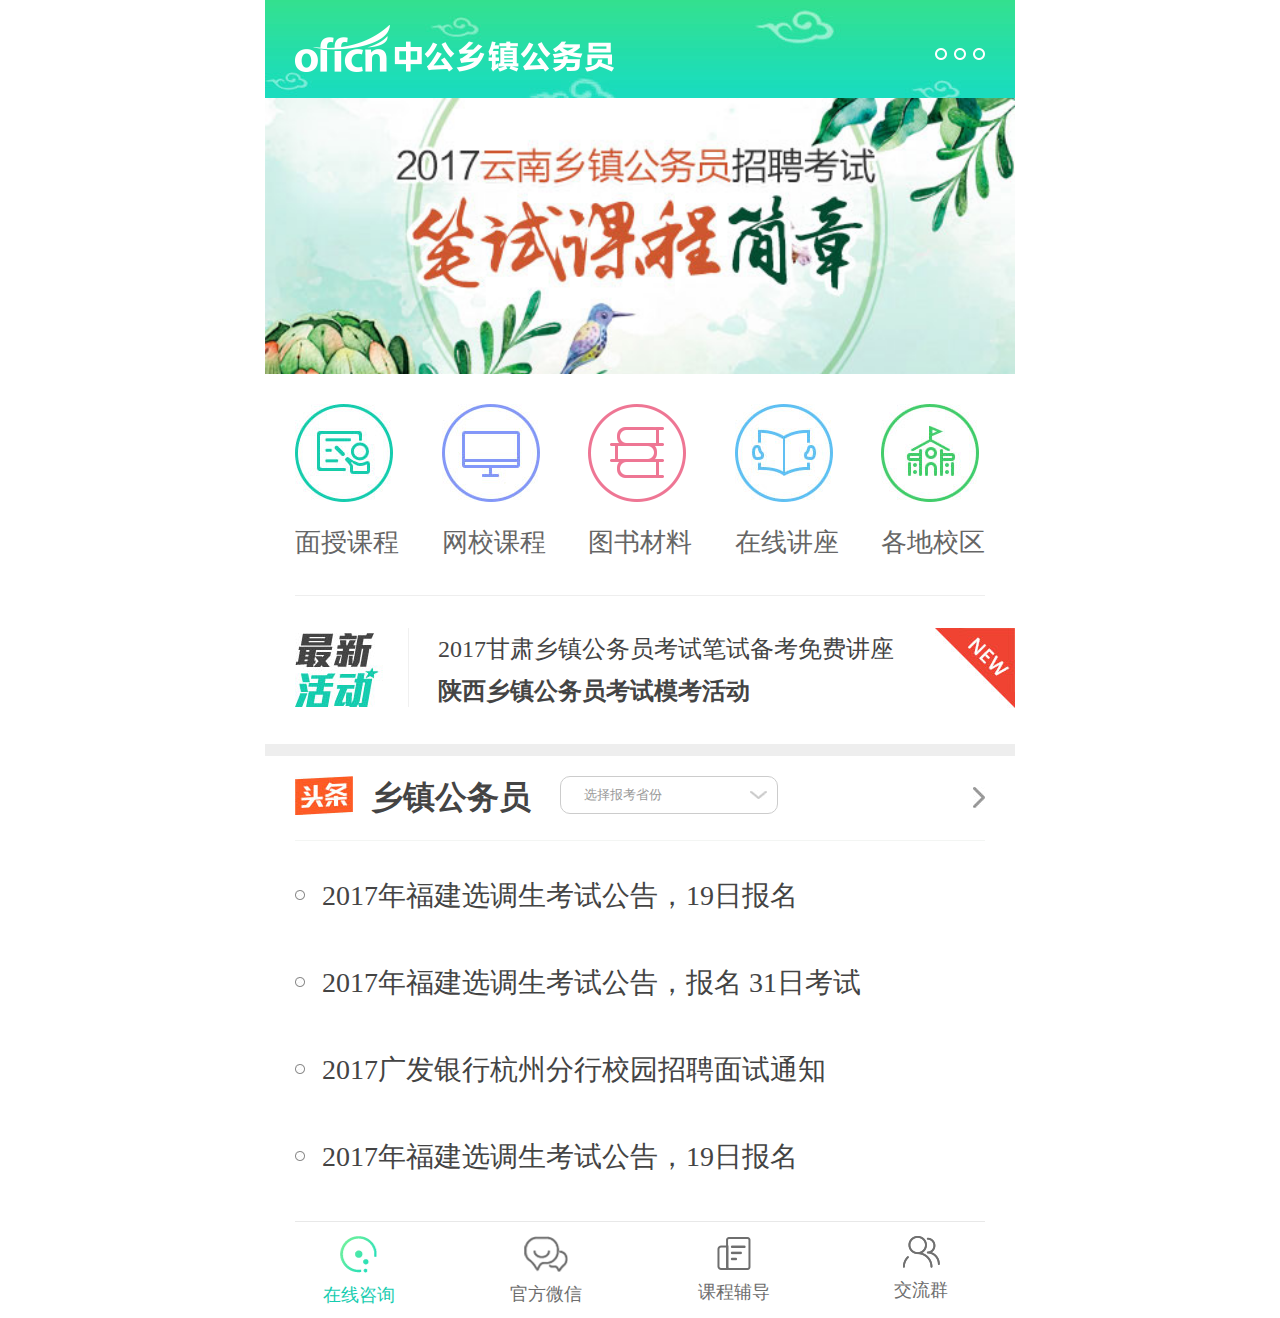
<file: index.html>
<!DOCTYPE html>
<html>
<head lang="en">
    <meta charset="UTF-8">
    <meta name="viewport"
          content="width=device-width, user-scalable=no, initial-scale=1.0"/>
    <title>乡镇公务员</title>
    <link rel="stylesheet" href="css/reset.css"/>
    <link rel="stylesheet" href="css/putblic.css"/>
    <link rel="stylesheet" href="css/index.css"/>
    <script src="js/remScale.js"></script>
</head>
<body>
<div class="wrap">

<!--header-->
<header>
    <div class="backBox">
        <img src="images/toubu_02.jpg" alt="pic"/>
        <img class="logo" src="images/logo-.png" alt="logo"/>
        <img class="gengduo" src="images/gengduo.png" alt="pic"/>
    </div>
</header>

<!--banner-->
<div class="banner">
    <img src="images/guanggao.jpg" alt="pic"/>
</div>

<!--nav-->
<div class="nav">
    <div class="inner">
        <div class="navBox">
            <div class="navPic">
            <img src="images/daohang_1.jpg" alt="pic"/>
            <p><a href="#">面授课程</a></p>
        </div>
            <div class="navPic">
                <img src="images/daohang_2.jpg" alt="pic"/>
                <p><a href="#">网校课程</a></p>
            </div>
            <div class="navPic">
                <img src="images/daohang_3.png" alt="pic"/>
                <p><a href="#">图书材料</a></p>
            </div>
            <div class="navPic">
                <img src="images/daohang_4.jpg" alt="pic"/>
                <p><a href="#">在线讲座</a></p>
            </div>
            <div class="navPic">
                <img src="images/daohang_5.jpg" alt="pic"/>
                <p><a href="#">各地校区</a></p>
            </div>
        </div>
    </div>
</div>

<!--主要内容-->
<div class="activity">
    <!--最新活动-->
    <div class="new">
        <div class="inner clearfix">
            <div class="huoDongpic fl">
                <img src="images/huodong_03.jpg" alt="pic"/>
            </div>
            <div class="huoDong fl">
                <p class="gansu"><a href="#">2017甘肃乡镇公务员考试笔试备考免费讲座</a></p>
                <p class="shanxi"><a href="#">陕西乡镇公务员考试模考活动</a></p>
            </div>
        </div>
    </div>

    <hr/>

    <!--头条新闻-->
    <div class="topNew">
        <div class="inner">
             <div class="topnewBox clearfix">
                 <img class="fl" src="images/toutiao_03.jpg" alt="pic"/>
                 <h3 class="fl">乡镇公务员</h3>
                 <select class="fl">
                     <option value="选择报考省份">选择报考省份</option>
                 </select>
             </div>
            <div class="topnewText">
                <p><a href="#">2017年福建选调生考试公告，19日报名</a></p>
                <p><a href="#">2017年福建选调生考试公告，报名 31日考试</a></p>
                <p><a href="#">2017广发银行杭州分行校园招聘面试通知</a></p>
                <p><a href="#">2017年福建选调生考试公告，19日报名</a></p>
            </div>
        </div>

    </div>
</div>


<!--footer-->
<footer>
    <div class="bigBox">
        <div class="box box1">
            <img src="images/zixun.png" alt="pic"/>
           <p><a href="#">在线咨询</a></p>
        </div>
        <div class="box box2">
            <img src="images/weixin.png" alt="pic"/>
            <p><a href="#">官方微信</a></p>
        </div>
        <div class="box box3">
            <img src="images/shu、.png" alt="pic"/>
            <p><a href="#">课程辅导</a></p>
        </div>
        <div class="box box4">
            <img src="images/zu-78.png" alt="pic"/>
            <p><a href="#">交流群</a></p>
        </div>
    </div>
</footer>




</div>
</body>
</html>
</file>
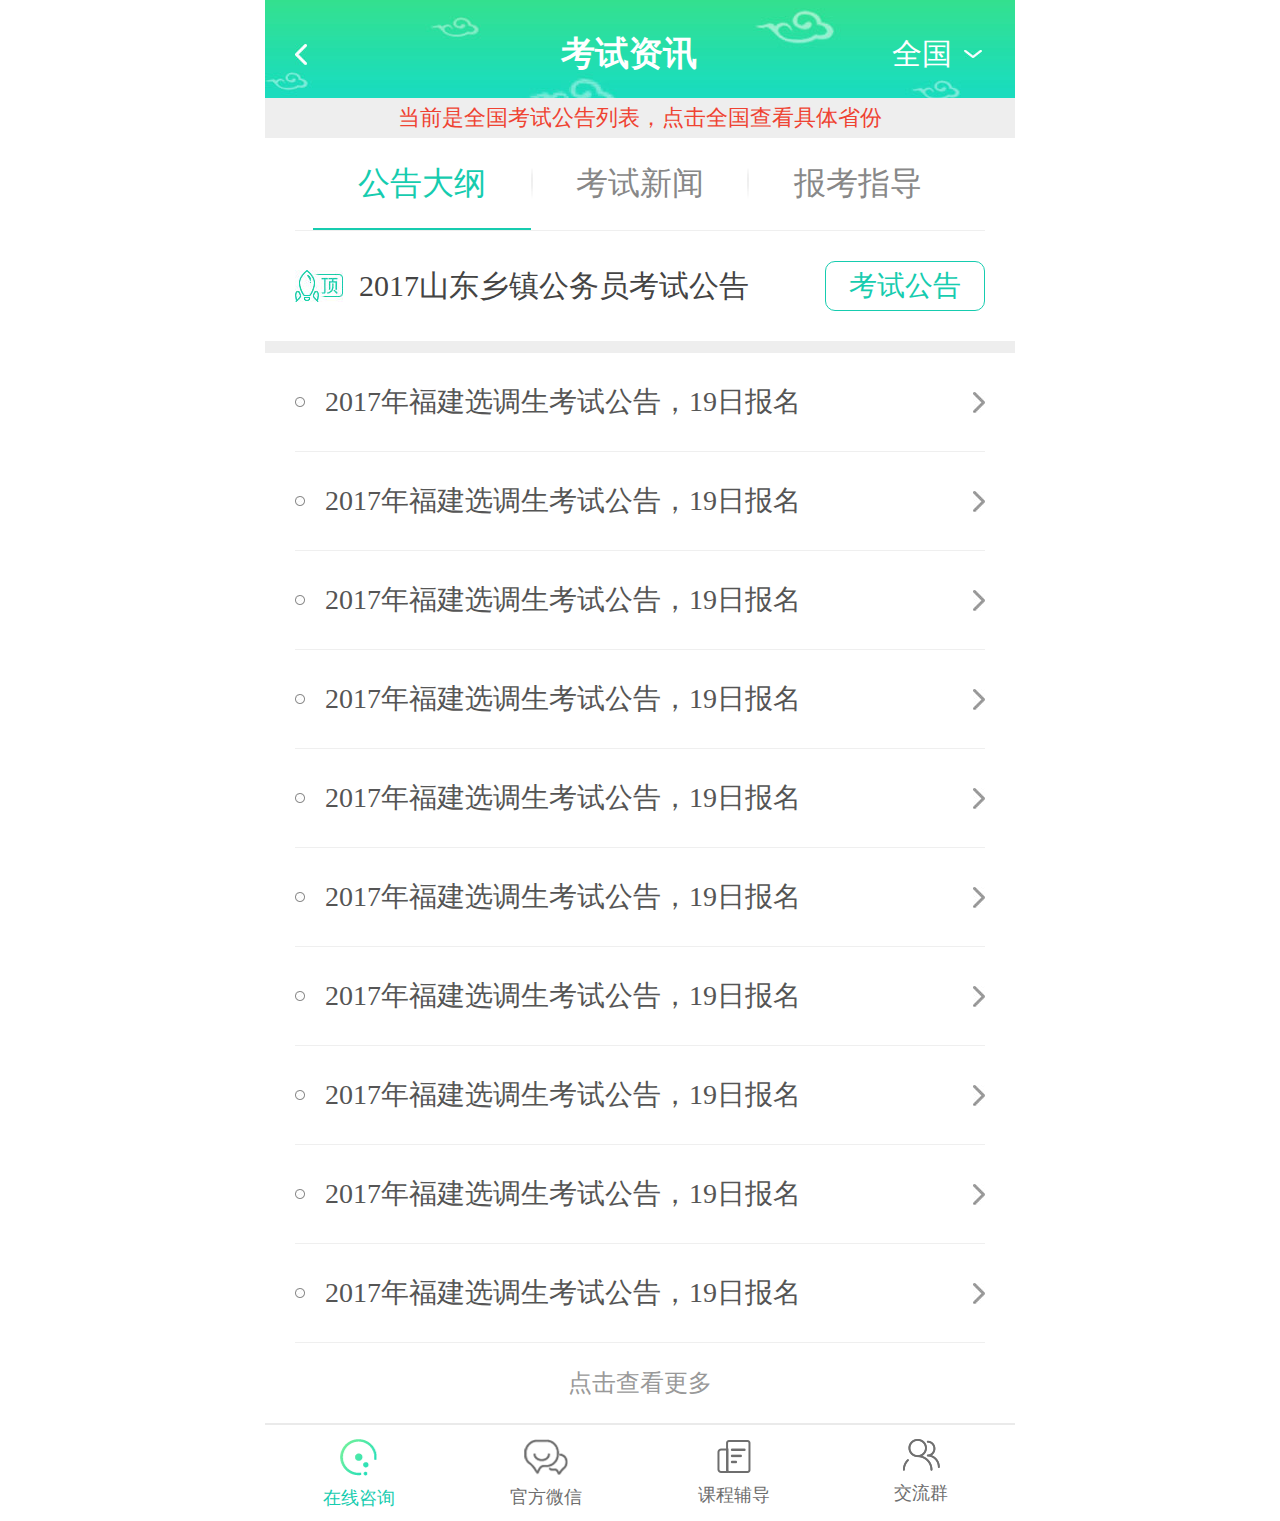
<file: displaylist.html>
<!DOCTYPE html>
<html>
<head lang="en">
    <meta charset="UTF-8">
    <meta name="viewport"
          content="width=device-width, user-scalable=no, initial-scale=1.0"/>
    <title>乡镇公务员</title>
    <link rel="stylesheet" href="css/reset.css"/>
    <link rel="stylesheet" href="css/putblic.css"/>
    <link rel="stylesheet" href="css/displaylist.css"/>
    <script src="js/remScale.js"></script>
</head>
<body>
<div class="wrap">

<!--header-->
<header>
    <div class="backBox">
        <img src="images/toubu_02.jpg" alt="pic"/>
        <div class="examBox clearfix">
            <h3 class="fl">考试资讯</h3>
            <a class="fl" href="#">全国</a>
        </div>
    </div>
</header>

<!--banner-->
<div class="banner">
    <div class="bannerBox">
       <p>当前是全国考试公告列表，点击全国查看具体省份</p>
    </div>
</div>

<!--nav-->
<div class="nav">
    <div class="inner">
       <ul>
          <li class="gonggao"><a href="#">公告大纲</a></li>
          <li class="kaoshi"><a href="#">考试新闻</a></li>
          <li><a href="#">报考指导</a></li>
       </ul>	
    </div>
</div>

<!--内容列表-->
<div class="content">
  <div class="dingBox">
     <div class="inner clearfix">
       <p class="fl"> <a>2017山东乡镇公务员考试公告</a> </p>
       <a class="kaoshiGonggao fr">考试公告</a>
     </div>
   </div>
   <hr>
   <div class="inner">
      <div class="dingText">
         <p><a href="#">2017年福建选调生考试公告，19日报名</a></p>
      </div>
      <div class="dingText">
         <p><a href="#">2017年福建选调生考试公告，19日报名</a></p>
      </div>
      <div class="dingText">
         <p><a href="#">2017年福建选调生考试公告，19日报名</a></p>
      </div>
      <div class="dingText">
         <p><a href="#">2017年福建选调生考试公告，19日报名</a></p>
      </div>
      <div class="dingText">
         <p><a href="#">2017年福建选调生考试公告，19日报名</a></p>
      </div>
      <div class="dingText">
         <p><a href="#">2017年福建选调生考试公告，19日报名</a></p>
      </div>
      <div class="dingText">
         <p><a href="#">2017年福建选调生考试公告，19日报名</a></p>
      </div>
      <div class="dingText">
         <p><a href="#">2017年福建选调生考试公告，19日报名</a></p>
      </div>
      <div class="dingText">
         <p><a href="#">2017年福建选调生考试公告，19日报名</a></p>
      </div>
      <div class="dingText">
         <p><a href="#">2017年福建选调生考试公告，19日报名</a></p>
      </div>
   </div>
   <div class="chakanText">
         <p><a href="#">点击查看更多</a></p>
      </div>
</div>

<!--footer-->
<footer>
    <div class="bigBox">
        <div class="box box1">
            <img src="images/zixun.png" alt="pic"/>
           <p><a href="#">在线咨询</a></p>
        </div>
        <div class="box box2">
            <img src="images/weixin.png" alt="pic"/>
            <p><a href="#">官方微信</a></p>
        </div>
        <div class="box box3">
            <img src="images/shu、.png" alt="pic"/>
            <p><a href="#">课程辅导</a></p>
        </div>
        <div class="box box4">
            <img src="images/zu-78.png" alt="pic"/>
            <p><a href="#">交流群</a></p>
        </div>
    </div>
</footer>




</div>
</body>
</html>
</file>
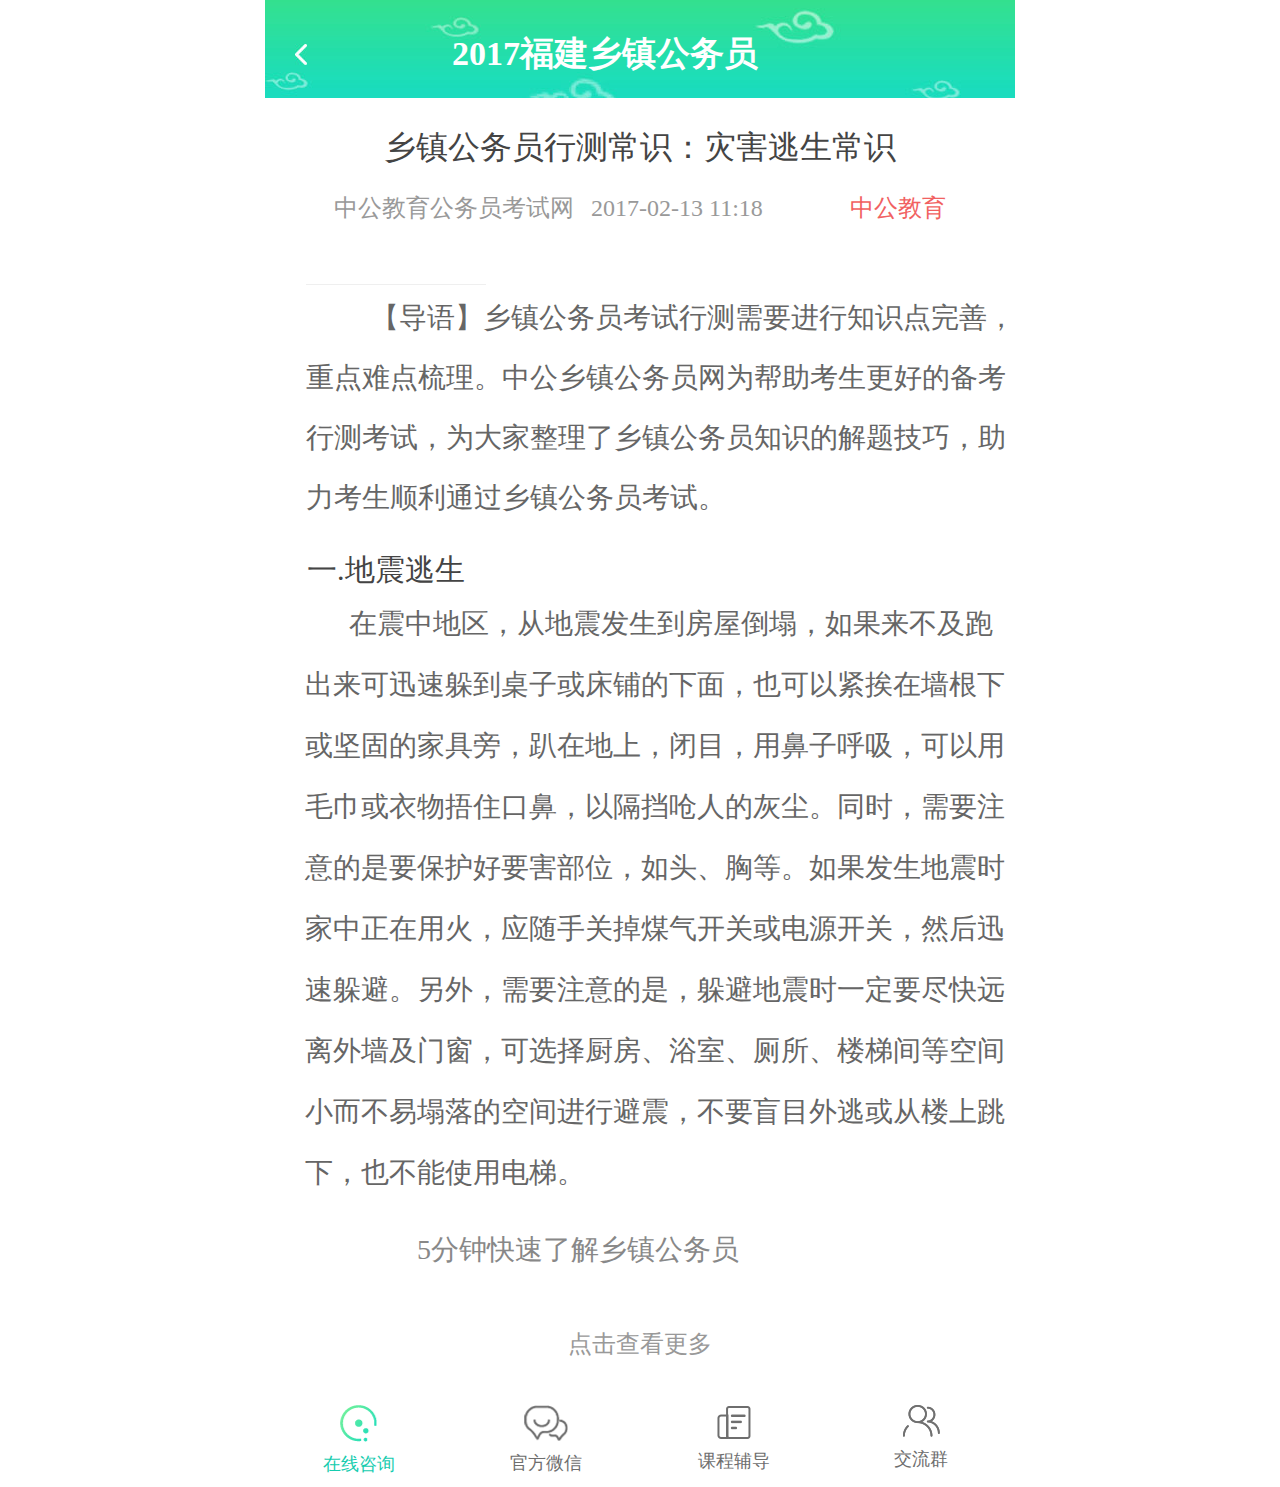
<file: news.html>
<!DOCTYPE html>
<html>
<head lang="en">
    <meta charset="UTF-8">
    <meta name="viewport"
          content="width=device-width, user-scalable=no, initial-scale=1.0"/>
    <title>乡镇公务员</title>
    <link rel="stylesheet" href="css/reset.css"/>
    <link rel="stylesheet" href="css/putblic.css"/>
    <link rel="stylesheet" href="css/news.css">
    <script src="js/remScale.js"></script>
</head>
<body>
<div class="wrap">

<!--header-->
<header>
    <div class="backBox">
        <img src="images/toubu_02.jpg" alt="pic"/>
        <h3>2017福建乡镇公务员</h3>
    </div>
</header>

<!--最新活动-->
<div class="Details">
   <h3>乡镇公务员行测常识：灾害逃生常识</h3>
   <p class="timeBox"><a href="#">中公教育公务员考试网</a><time>2017-02-13  11:18</time><span>中公教育</span></p>
   <hr>
   <p class="daoyu">【导语】乡镇公务员考试行测需要进行知识点完善，重点难点梳理。中公乡镇公务员网为帮助考生更好的备考行测考试，为大家整理了乡镇公务员知识的解题技巧，助力考生顺利通过乡镇公务员考试。
</p>
   <h4>一.地震逃生</h4>
   <p class="neirong">         在震中地区，从地震发生到房屋倒塌，如果来不及跑出来可迅速躲到桌子或床铺的下面，也可以紧挨在墙根下或坚固的家具旁，趴在地上，闭目，用鼻子呼吸，可以用毛巾或衣物捂住口鼻，以隔挡呛人的灰尘。同时，需要注意的是要保护好要害部位，如头、胸等。如果发生地震时家中正在用火，应随手关掉煤气开关或电源开关，然后迅速躲避。另外，需要注意的是，躲避地震时一定要尽快远离外墙及门窗，可选择厨房、浴室、厕所、楼梯间等空间小而不易塌落的空间进行避震，不要盲目外逃或从楼上跳下，也不能使用电梯。
</p>
   <a class="liaoJie" href="#">5分钟快速了解乡镇公务员</a></p>
   <a class="dianJi" href="#">点击查看更多</a>

</div>

<!--footer-->
<footer>
    <div class="bigBox">
        <div class="box box1">
            <img src="images/zixun.png" alt="pic"/>
           <p><a href="#">在线咨询</a></p>
        </div>
        <div class="box box2">
            <img src="images/weixin.png" alt="pic"/>
            <p><a href="#">官方微信</a></p>
        </div>
        <div class="box box3">
            <img src="images/shu、.png" alt="pic"/>
            <p><a href="#">课程辅导</a></p>
        </div>
        <div class="box box4">
            <img src="images/zu-78.png" alt="pic"/>
            <p><a href="#">交流群</a></p>
        </div>
    </div>
</footer>




</div>
</body>
</html>
</file>
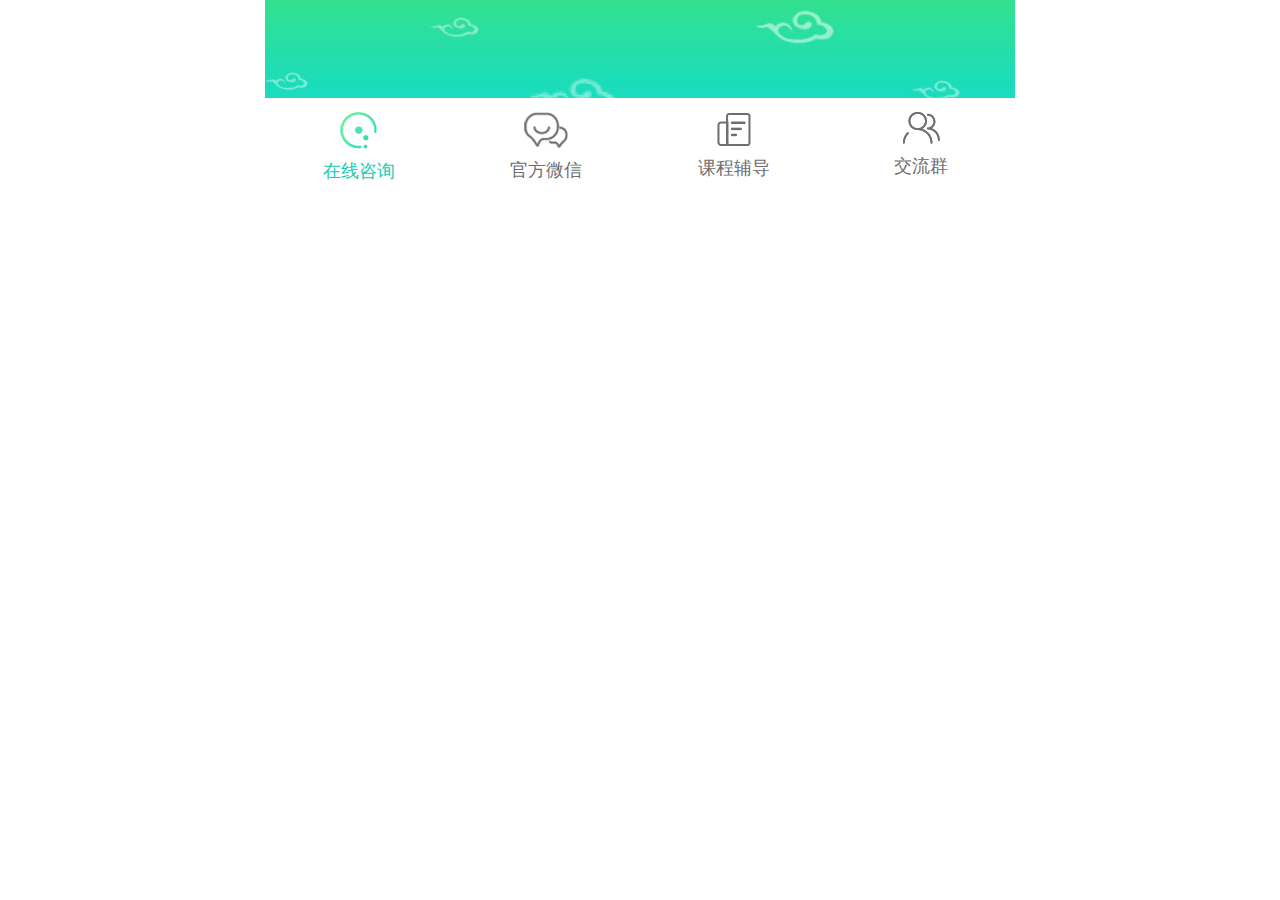
<file: putblic.html>
<!DOCTYPE html>
<html>
<head lang="en">
    <meta charset="UTF-8">
    <meta name="viewport"
          content="width=device-width, user-scalable=no, initial-scale=1.0"/>
    <title>乡镇公务员</title>
    <link rel="stylesheet" href="css/reset.css"/>
    <link rel="stylesheet" href="css/putblic.css"/>
    <script src="js/remScale.js"></script>
</head>
<body>
<div class="wrap">

<!--header-->
<header>
    <div class="backBox">
        <img src="images/toubu_02.jpg" alt="pic"/>
    </div>
</header>

<!--banner-->
<div class="banner"></div>

<!--nav-->
<div class="nav"></div>

<!--最新活动-->
<div class="activity"></div>

<!--footer-->
<footer>
    <div class="bigBox">
        <div class="box box1">
            <img src="images/zixun.png" alt="pic"/>
           <p><a href="#">在线咨询</a></p>
        </div>
        <div class="box box2">
            <img src="images/weixin.png" alt="pic"/>
            <p><a href="#">官方微信</a></p>
        </div>
        <div class="box box3">
            <img src="images/shu、.png" alt="pic"/>
            <p><a href="#">课程辅导</a></p>
        </div>
        <div class="box box4">
            <img src="images/zu-78.png" alt="pic"/>
            <p><a href="#">交流群</a></p>
        </div>
    </div>
</footer>




</div>
</body>
</html>
</file>
<file: css/putblic.css>
@charset "utf-8";

html{  font-size: 100px;  }
.inner{ width: 6.90rem; height:auto; margin: 0 auto; }

.wrap{
    max-width: 750px;
    min-width: 320px;
    margin: 0 auto;
    overflow: hidden;
}

/*header*/
.wrap header .backBox img{
    width: 100%;
    height: auto;
}


.inner{
    width: 6.90rem;
}
/*footer*/
.wrap footer .bigBox{
    text-align: center;
    display: flex;
    justify-content:space-around;
}
.wrap footer .bigBox .box{
    width: 1rem;
}
.wrap footer .bigBox .box img{
    width: 0.37rem;
    height: 0.37rem;
    padding-top: 0.14rem;
}
.wrap footer .bigBox .box2 img{
    width:0.44rem ;
    height: 0.36rem;
}
.wrap footer .bigBox .box3 img{
    width: 0.34rem;
    height: 0.34rem;
}
.wrap footer .bigBox .box4 img{
    width: 0.37rem;
    height: 0.32rem;
}
.wrap footer .bigBox .box p a{
    display: block;
    font:0.18rem/0.45rem "微软雅黑";
    color: #6e6e6e;
}
.wrap footer .bigBox .box1 p a{
    color: #16ccaf;
}
</file>
<file: css/index.css>
@charset "utf-8";


/*header*/
.wrap header .backBox{
    position: relative;
}
.wrap header .backBox .logo{
    width: 3.19rem;
    height: 0.47rem;
    position: absolute;
    left: 0.30rem;
    bottom:0.26rem;
}
.wrap header .backBox .gengduo{
    width: 0.51rem;
    height: 0.12rem;
    position: absolute;
    right:0.30rem;
    bottom:0.38rem;
}

/*banner*/

.wrap .banner img{
    width: 100%;
    height: auto;
}

/*nav*/

.wrap .nav .navBox .navPic p a{
    font:0.26rem/0.81rem "微软雅黑";
    color: #666;
}
.wrap .nav .navBox .navPic img{
    width: 0.98rem;
    height:0.98rem;
}
.wrap .nav .navBox{
    display: flex;
    justify-content: space-between;
    padding:0.30rem 0 0.12rem 0;
    border-bottom: 0.01rem solid #eee;
}

/*最新活动*/
.wrap .activity .new{
    background: url("../images/new_03.jpg")no-repeat right top;
    background-size: 0.80rem;
    margin: 0.32rem 0;
}
.wrap .activity .new .huoDongpic img{
    width: 1.13rem;
    height: 0.74rem;
    border-right: 0.01rem solid #f0f0f0;
    padding-top: 0.05rem;
}
.wrap .activity .new .huoDong .gansu a{
    font:0.24rem/0.42rem "微软雅黑";
    color: #444;
}
.wrap .activity .new .huoDong .shanxi a{
    font:bold 0.24rem/0.42rem "微软雅黑";
    color: #444;
}
.wrap .activity .new .huoDong{
    padding-left: 0.29rem;
}

hr{
    height: 0.12rem;
    background: #eee;
    border:none;
}

/*头条新闻*/
.wrap .activity .topNew .topnewBox{
    background: url("../images/jiantou_03.jpg")no-repeat right center;
    background-size: 0.12rem 0.21rem;
    padding: 0.20rem 0;
    border-bottom: 0.01rem solid #f3f5f3;
}
.wrap .activity .topNew .topnewBox img{
    width: 0.58rem;
    height: 0.39rem;
}
.wrap .activity .topNew .topnewBox h3{
    font:bold 0.32rem "微软雅黑";
    color: #444;
    padding-left: 0.18rem;
    padding-right: 0.29rem;
}
.wrap .activity .topNew .topnewBox select{
    width:2.18rem;
    height: 0.38rem;
    border: 1px solid #ccc;
    border-radius: 0.10rem;
    color: #999;
    text-indent: 0.23rem;
    -webkit-appearance:none;
    background: url("../images/xiajiantou_09.jpg")no-repeat 1.89rem center;
    background-size: 0.17rem 0.09rem;
}
.wrap .activity .topNew .topnewText p a{
    font:0.28rem/0.87rem "微软雅黑";
    color:#444;
}
.wrap .activity .topNew .topnewText p{
    background: url("../images/yuandian_10.jpg")no-repeat left center;
    background-size: 0.10rem;
    padding-left: 0.27rem;
}
.wrap .activity .topNew .topnewText{
    padding: 0.11rem 0 0.21rem 0;
    border-bottom: 0.01rem solid #e8e8e8;
}
</file>
<file: css/displaylist.css>
@charset "utf-8";


/*header*/

.wrap header .backBox{
    position: relative;
}
.wrap header .backBox .examBox{
    background: url("../images/leftjiantou_03.jpg")no-repeat 0.30rem center,url("../images/xiajiantou_06.jpg")no-repeat right center;
    background-size: 0.12rem 0.21rem, 0.18rem 0.08rem;
    padding: 0 0.30rem;
    position: absolute;
    left: 0;
    bottom: 0;
}
.wrap header .backBox .examBox h3{
    font:bold 0.34rem/0.88rem "微软雅黑";
    color:#fff;
    padding-left: 2.66rem;
    padding-right: 1.95rem;
}
.wrap header .backBox .examBox a{
    font:0.30rem/0.88rem "微软雅黑";
    color: #fff;
}

/*banner*/
.wrap .banner .bannerBox{
	background:#eee;
}
	
.wrap .banner .bannerBox p{
	font:0.22rem/0.40rem "微软雅黑";
	color:#ef4332;
	text-align:center;
}

/*nav*/
.wrap .nav .inner ul{
	display:flex;
	justify-content:center;
	border-bottom:0.01rem solid #efefef;
}
.wrap .nav .inner ul .gonggao{
	border-bottom:0.02rem solid #16ccaf;
}
.wrap .nav .inner ul .gonggao a{
	color:#16ccaf;
}
.wrap .nav .inner ul .kaoshi{
	background:url(../images/fenge_06.jpg) no-repeat left center,url(../images/fenge_06.jpg) no-repeat right center;
	
	}
.wrap .nav .inner ul li a{
	display:block;
	width:2.18rem;
	text-align:center;
	font:0.32rem/0.90rem "微软雅黑";
	color:#888;
}
/*内容列表*/
.wrap .content .dingBox p a{
	font:0.30rem/1.10rem "微软雅黑";
	color:#444;
	padding-left:0.64rem;
}
.wrap .content .dingBox p{
	background:url(../images/ding_11.jpg) no-repeat left center;
	background-size:0.48rem 0.32rem;
}
.wrap .content .dingBox .kaoshiGonggao{
	font:0.28rem/0.48rem "微软雅黑";
	color:#16ccaf;
	display:block;
	padding:0 0.23rem;
	margin:0.30rem 0;
	border-radius:0.10rem;
	border:0.01rem solid #16ccaf;
}
hr{
	height:0.12rem;
	background:#eee;
	border:none;
}
.wrap .content .dingText{
	border-bottom:0.01rem solid #efefef;}
.wrap .content .dingText p{
	background:url(../images/yuandian_10.jpg) no-repeat left center,url(../images/jiantou_03.jpg) no-repeat right center;
	background-size:0.10rem,0.12rem 0.21rem;
	padding-left:0.30rem;
	}
.wrap .content .dingText p a{
	font:0.28rem/0.98rem "微软雅黑";
	color:#555;	
}
.wrap .content .chakanText{
	border-bottom:0.02rem solid #eaeaea;
}
.wrap .content .chakanText p a{
	display:block;
	font:0.24rem/0.80rem "微软雅黑";
	color:#999;
	text-align:center;
}
</file>
<file: css/news.css>
@charset "utf-8";
/* CSS Document */


/*头部*/
.wrap header .backBox{
	position:relative
}
.wrap header .backBox h3{
	font:0.34rem/0.88rem "微软雅黑";
	font-weight:bold;
	background:url(../images/leftjiantou_03.jpg) no-repeat 0.30rem center;
	background-size:0.12rem 0.21rem;
	padding-left:1.87rem;
	color:#fff;
	position:absolute;
	left:0;
	bottom:0;
}

/*内容详情*/
.wrap .Details h3{
	font:0.32rem/0.61rem "微软雅黑";
	color:#444;
	text-align:center;
	padding-top:0.19rem;
}
.wrap .Details .timeBox{
	text-align:center;
	padding-bottom:0.45rem;
}
.wrap .Details .timeBox a{
	font:0.24rem/0.61rem "微软雅黑";
	color:#999;
}
.wrap .Details .timeBox time{
	font:0.24rem "微软雅黑";
	color:#999;
	padding:0 0.87rem 0 0.17rem;
}
.wrap .Details .timeBox span{
	font:0.24rem "微软雅黑";
	color:#f16161;
}
.wrap .Details hr{
	width:1.80rem;
	height:0.01rem;
	background:#efefef;
	border:none;
	margin-left:0.41rem;
}
.wrap .Details .daoyu{
	font:0.28rem/0.60rem "微软雅黑";
	color:#666;
	padding:0.03rem 0 0 0.41rem;
	text-indent:0.65rem
}
.wrap .Details h4{
	font:0.30rem/0.47rem "微软雅黑";
	color:#444;
	padding-left:0.42rem;
	padding-top:0.18rem;
}
.wrap .Details .neirong{
	font:0.28rem/0.61rem "微软雅黑";
	color:#666;
	padding-left:0.40rem;
	text-indent:0.44rem;
}
.wrap .Details .liaoJie{
	font:0.28rem/0.94rem "微软雅黑";
	color:#888;
	padding-left:1.52rem;
}
.wrap .Details .dianJi{
	display:block;
	text-align:center;
	font:0.24rem/0.94rem "微软雅黑";
	color:#999;
}
</file>
